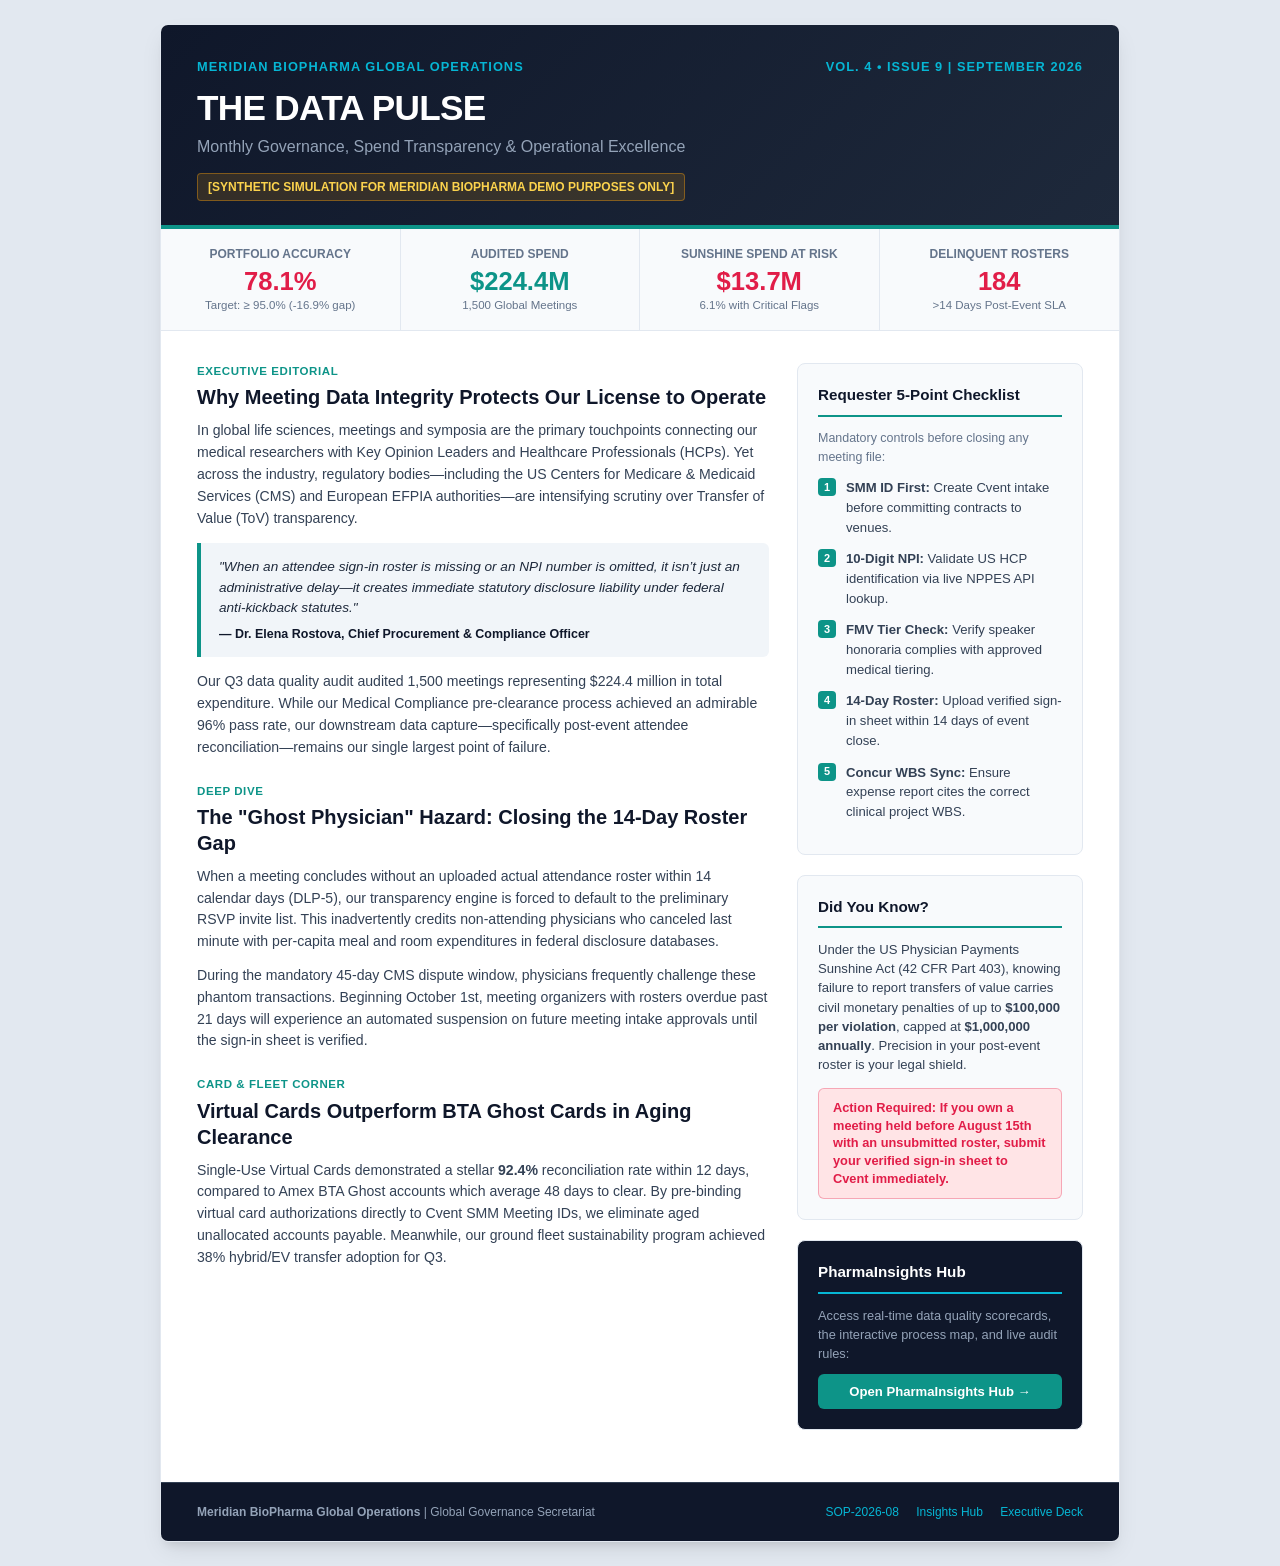
<file: newsletter/index.html>
<!DOCTYPE html>
<html lang="en">
<head>
  <meta charset="UTF-8">
  <meta name="viewport" content="width=device-width, initial-scale=1.0">
  <title>The Global Meetings Data Pulse | Meridian BioPharma Executive Newsletter</title>
  <style>
    :root {
      --navy: #0f172a;
      --slate: #1e293b;
      --muted: #64748b;
      --light-bg: #f8fafc;
      --card-bg: #ffffff;
      --border: #e2e8f0;
      --teal: #0d9488;
      --teal-light: #ccfbf1;
      --cyan: #06b6d4;
      --red: #e11d48;
      --red-light: #ffe4e6;
      --amber: #d97706;
      --amber-light: #fef3c7;
      --green: #10b981;
      --green-light: #d1fae5;
      --font-sans: -apple-system, BlinkMacSystemFont, "Segoe UI", Roboto, Helvetica, Arial, sans-serif;
    }

    * {
      box-sizing: border-box;
      margin: 0;
      padding: 0;
    }

    body {
      font-family: var(--font-sans);
      background-color: #e2e8f0;
      color: var(--slate);
      line-height: 1.5;
      padding: 24px;
      display: flex;
      justify-content: center;
    }

    .newsletter-container {
      width: 100%;
      max-width: 960px;
      background: #ffffff;
      box-shadow: 0 10px 25px -5px rgba(0, 0, 0, 0.1), 0 8px 10px -6px rgba(0, 0, 0, 0.1);
      border-radius: 8px;
      overflow: hidden;
      border: 1px solid var(--border);
    }

    /* Masthead */
    .masthead {
      background: linear-gradient(135deg, #0f172a 0%, #1e293b 100%);
      color: #ffffff;
      padding: 32px 36px 24px 36px;
      border-bottom: 4px solid var(--teal);
    }

    .masthead-top {
      display: flex;
      justify-content: space-between;
      align-items: center;
      margin-bottom: 12px;
      font-size: 0.8rem;
      letter-spacing: 0.08em;
      text-transform: uppercase;
      color: var(--cyan);
      font-weight: 700;
    }

    .masthead-title {
      font-size: 2.2rem;
      font-weight: 800;
      letter-spacing: -0.02em;
      line-height: 1.15;
      margin-bottom: 6px;
    }

    .masthead-subtitle {
      font-size: 1rem;
      color: #94a3b8;
      font-weight: 400;
    }

    .synthetic-badge {
      display: inline-block;
      margin-top: 14px;
      background: rgba(245, 158, 11, 0.15);
      border: 1px solid rgba(245, 158, 11, 0.4);
      color: #fcd34d;
      font-size: 0.75rem;
      font-weight: 700;
      padding: 4px 10px;
      border-radius: 4px;
    }

    /* Metric Bar */
    .metric-strip {
      display: grid;
      grid-template-columns: repeat(4, 1fr);
      background: var(--light-bg);
      border-bottom: 1px solid var(--border);
    }

    .metric-cell {
      padding: 16px 20px;
      text-align: center;
      border-right: 1px solid var(--border);
    }

    .metric-cell:last-child {
      border-right: none;
    }

    .metric-label {
      font-size: 0.75rem;
      text-transform: uppercase;
      font-weight: 700;
      color: var(--muted);
      margin-bottom: 4px;
    }

    .metric-value {
      font-size: 1.6rem;
      font-weight: 800;
      color: var(--navy);
      line-height: 1.1;
    }

    .metric-value.alert {
      color: var(--red);
    }

    .metric-value.teal {
      color: var(--teal);
    }

    .metric-sub {
      font-size: 0.72rem;
      color: var(--muted);
      margin-top: 2px;
    }

    /* Main Content Grid */
    .newsletter-body {
      display: grid;
      grid-template-columns: 2fr 1fr;
      gap: 28px;
      padding: 32px 36px;
    }

    /* Left Column */
    .article {
      margin-bottom: 24px;
    }

    .article-tag {
      font-size: 0.72rem;
      font-weight: 800;
      text-transform: uppercase;
      color: var(--teal);
      letter-spacing: 0.05em;
      margin-bottom: 4px;
    }

    .article-title {
      font-size: 1.25rem;
      font-weight: 800;
      color: var(--navy);
      margin-bottom: 10px;
      line-height: 1.3;
    }

    .article-text {
      font-size: 0.88rem;
      color: #334155;
      line-height: 1.55;
      margin-bottom: 12px;
    }

    .quote-card {
      background: #f1f5f9;
      border-left: 4px solid var(--teal);
      padding: 14px 18px;
      border-radius: 0 6px 6px 0;
      font-size: 0.85rem;
      font-style: italic;
      color: var(--slate);
      margin: 14px 0;
    }

    .quote-author {
      font-style: normal;
      font-weight: 700;
      font-size: 0.78rem;
      color: var(--navy);
      margin-top: 6px;
      display: block;
    }

    /* Right Column / Sidebar */
    .sidebar-widget {
      background: var(--light-bg);
      border: 1px solid var(--border);
      border-radius: 8px;
      padding: 20px;
      margin-bottom: 20px;
    }

    .widget-title {
      font-size: 0.95rem;
      font-weight: 800;
      color: var(--navy);
      border-bottom: 2px solid var(--teal);
      padding-bottom: 8px;
      margin-bottom: 12px;
    }

    .checklist-item {
      display: flex;
      align-items: flex-start;
      gap: 10px;
      margin-bottom: 12px;
      font-size: 0.82rem;
      color: #334155;
    }

    .check-icon {
      flex-shrink: 0;
      width: 18px;
      height: 18px;
      background: var(--teal);
      color: white;
      border-radius: 4px;
      display: flex;
      align-items: center;
      justify-content: center;
      font-size: 11px;
      font-weight: 800;
    }

    .warning-badge {
      background: var(--red-light);
      border: 1px solid rgba(225, 29, 72, 0.3);
      color: var(--red);
      padding: 10px 14px;
      border-radius: 6px;
      font-size: 0.8rem;
      font-weight: 600;
      line-height: 1.4;
      margin-top: 14px;
    }

    /* Footer */
    .newsletter-footer {
      background: #0f172a;
      color: #94a3b8;
      padding: 20px 36px;
      font-size: 0.75rem;
      display: flex;
      justify-content: space-between;
      align-items: center;
      border-top: 1px solid #334155;
    }

    .footer-links a {
      color: var(--cyan);
      text-decoration: none;
      margin-left: 14px;
    }

    .footer-links a:hover {
      text-decoration: underline;
    }

    /* Print styles */
    @media print {
      body {
        padding: 0;
        background: white;
      }
      .newsletter-container {
        box-shadow: none;
        border: none;
        max-width: 100%;
      }
    }

    @media (max-width: 768px) {
      .metric-strip {
        grid-template-columns: repeat(2, 1fr);
      }
      .newsletter-body {
        grid-template-columns: 1fr;
      }
    }
  </style>
</head>
<body>

  <div class="newsletter-container">
    <!-- Header -->
    <header class="masthead">
      <div class="masthead-top">
        <span>Meridian BioPharma Global Operations</span>
        <span>Vol. 4 • Issue 9 | September 2026</span>
      </div>
      <h1 class="masthead-title">THE DATA PULSE</h1>
      <p class="masthead-subtitle">Monthly Governance, Spend Transparency &amp; Operational Excellence</p>
      <div class="synthetic-badge">[SYNTHETIC SIMULATION FOR MERIDIAN BIOPHARMA DEMO PURPOSES ONLY]</div>
    </header>

    <!-- Metrics Ribbon -->
    <div class="metric-strip">
      <div class="metric-cell">
        <div class="metric-label">Portfolio Accuracy</div>
        <div class="metric-value alert">78.1%</div>
        <div class="metric-sub">Target: &ge; 95.0% (-16.9% gap)</div>
      </div>
      <div class="metric-cell">
        <div class="metric-label">Audited Spend</div>
        <div class="metric-value teal">$224.4M</div>
        <div class="metric-sub">1,500 Global Meetings</div>
      </div>
      <div class="metric-cell">
        <div class="metric-label">Sunshine Spend at Risk</div>
        <div class="metric-value alert">$13.7M</div>
        <div class="metric-sub">6.1% with Critical Flags</div>
      </div>
      <div class="metric-cell">
        <div class="metric-label">Delinquent Rosters</div>
        <div class="metric-value alert">184</div>
        <div class="metric-sub">>14 Days Post-Event SLA</div>
      </div>
    </div>

    <!-- Body Content -->
    <div class="newsletter-body">
      <!-- Main Content -->
      <main>
        <article class="article">
          <div class="article-tag">Executive Editorial</div>
          <h2 class="article-title">Why Meeting Data Integrity Protects Our License to Operate</h2>
          <p class="article-text">
            In global life sciences, meetings and symposia are the primary touchpoints connecting our medical researchers with Key Opinion Leaders and Healthcare Professionals (HCPs). Yet across the industry, regulatory bodies—including the US Centers for Medicare &amp; Medicaid Services (CMS) and European EFPIA authorities—are intensifying scrutiny over Transfer of Value (ToV) transparency.
          </p>
          <div class="quote-card">
            "When an attendee sign-in roster is missing or an NPI number is omitted, it isn’t just an administrative delay—it creates immediate statutory disclosure liability under federal anti-kickback statutes."
            <span class="quote-author">— Dr. Elena Rostova, Chief Procurement &amp; Compliance Officer</span>
          </div>
          <p class="article-text">
            Our Q3 data quality audit audited 1,500 meetings representing $224.4 million in total expenditure. While our Medical Compliance pre-clearance process achieved an admirable 96% pass rate, our downstream data capture—specifically post-event attendee reconciliation—remains our single largest point of failure.
          </p>
        </article>

        <article class="article">
          <div class="article-tag">Deep Dive</div>
          <h2 class="article-title">The "Ghost Physician" Hazard: Closing the 14-Day Roster Gap</h2>
          <p class="article-text">
            When a meeting concludes without an uploaded actual attendance roster within 14 calendar days (DLP-5), our transparency engine is forced to default to the preliminary RSVP invite list. This inadvertently credits non-attending physicians who canceled last minute with per-capita meal and room expenditures in federal disclosure databases.
          </p>
          <p class="article-text">
            During the mandatory 45-day CMS dispute window, physicians frequently challenge these phantom transactions. Beginning October 1st, meeting organizers with rosters overdue past 21 days will experience an automated suspension on future meeting intake approvals until the sign-in sheet is verified.
          </p>
        </article>

        <article class="article">
          <div class="article-tag">Card &amp; Fleet Corner</div>
          <h2 class="article-title">Virtual Cards Outperform BTA Ghost Cards in Aging Clearance</h2>
          <p class="article-text">
            Single-Use Virtual Cards demonstrated a stellar <strong>92.4%</strong> reconciliation rate within 12 days, compared to Amex BTA Ghost accounts which average 48 days to clear. By pre-binding virtual card authorizations directly to Cvent SMM Meeting IDs, we eliminate aged unallocated accounts payable. Meanwhile, our ground fleet sustainability program achieved 38% hybrid/EV transfer adoption for Q3.
          </p>
        </article>
      </main>

      <!-- Sidebar -->
      <aside>
        <div class="sidebar-widget">
          <h3 class="widget-title">Requester 5-Point Checklist</h3>
          <p style="font-size: 0.78rem; color: var(--muted); margin-bottom: 12px;">Mandatory controls before closing any meeting file:</p>
          
          <div class="checklist-item">
            <div class="check-icon">1</div>
            <div><strong>SMM ID First:</strong> Create Cvent intake before committing contracts to venues.</div>
          </div>
          <div class="checklist-item">
            <div class="check-icon">2</div>
            <div><strong>10-Digit NPI:</strong> Validate US HCP identification via live NPPES API lookup.</div>
          </div>
          <div class="checklist-item">
            <div class="check-icon">3</div>
            <div><strong>FMV Tier Check:</strong> Verify speaker honoraria complies with approved medical tiering.</div>
          </div>
          <div class="checklist-item">
            <div class="check-icon">4</div>
            <div><strong>14-Day Roster:</strong> Upload verified sign-in sheet within 14 days of event close.</div>
          </div>
          <div class="checklist-item">
            <div class="check-icon">5</div>
            <div><strong>Concur WBS Sync:</strong> Ensure expense report cites the correct clinical project WBS.</div>
          </div>
        </div>

        <div class="sidebar-widget">
          <h3 class="widget-title">Did You Know?</h3>
          <p style="font-size: 0.82rem; color: #334155; line-height: 1.45;">
            Under the US Physician Payments Sunshine Act (42 CFR Part 403), knowing failure to report transfers of value carries civil monetary penalties of up to <strong>$100,000 per violation</strong>, capped at <strong>$1,000,000 annually</strong>. Precision in your post-event roster is your legal shield.
          </p>
          <div class="warning-badge">
            <strong>Action Required:</strong> If you own a meeting held before August 15th with an unsubmitted roster, submit your verified sign-in sheet to Cvent immediately.
          </div>
        </div>

        <div class="sidebar-widget" style="background: #0f172a; color: white;">
          <h3 class="widget-title" style="color: white; border-color: var(--cyan);">PharmaInsights Hub</h3>
          <p style="font-size: 0.8rem; color: #94a3b8; margin-bottom: 10px;">
            Access real-time data quality scorecards, the interactive process map, and live audit rules:
          </p>
          <a href="../pharma_insights_hub/index.html" style="display: block; text-align: center; background: var(--teal); color: white; padding: 8px 12px; border-radius: 6px; text-decoration: none; font-size: 0.82rem; font-weight: 700;">Open PharmaInsights Hub &rarr;</a>
        </div>
      </aside>
    </div>

    <!-- Footer -->
    <footer class="newsletter-footer">
      <div>
        <strong>Meridian BioPharma Global Operations</strong> | Global Governance Secretariat
      </div>
      <div class="footer-links">
        <a href="../process_map/PROCESS_SPECIFICATION.md">SOP-2026-08</a>
        <a href="../pharma_insights_hub/index.html">Insights Hub</a>
        <a href="../monthly_report_deck/Global_Meetings_Data_Quality_Executive_Deck.pptx">Executive Deck</a>
      </div>
    </footer>
  </div>

</body>
</html>
</file>
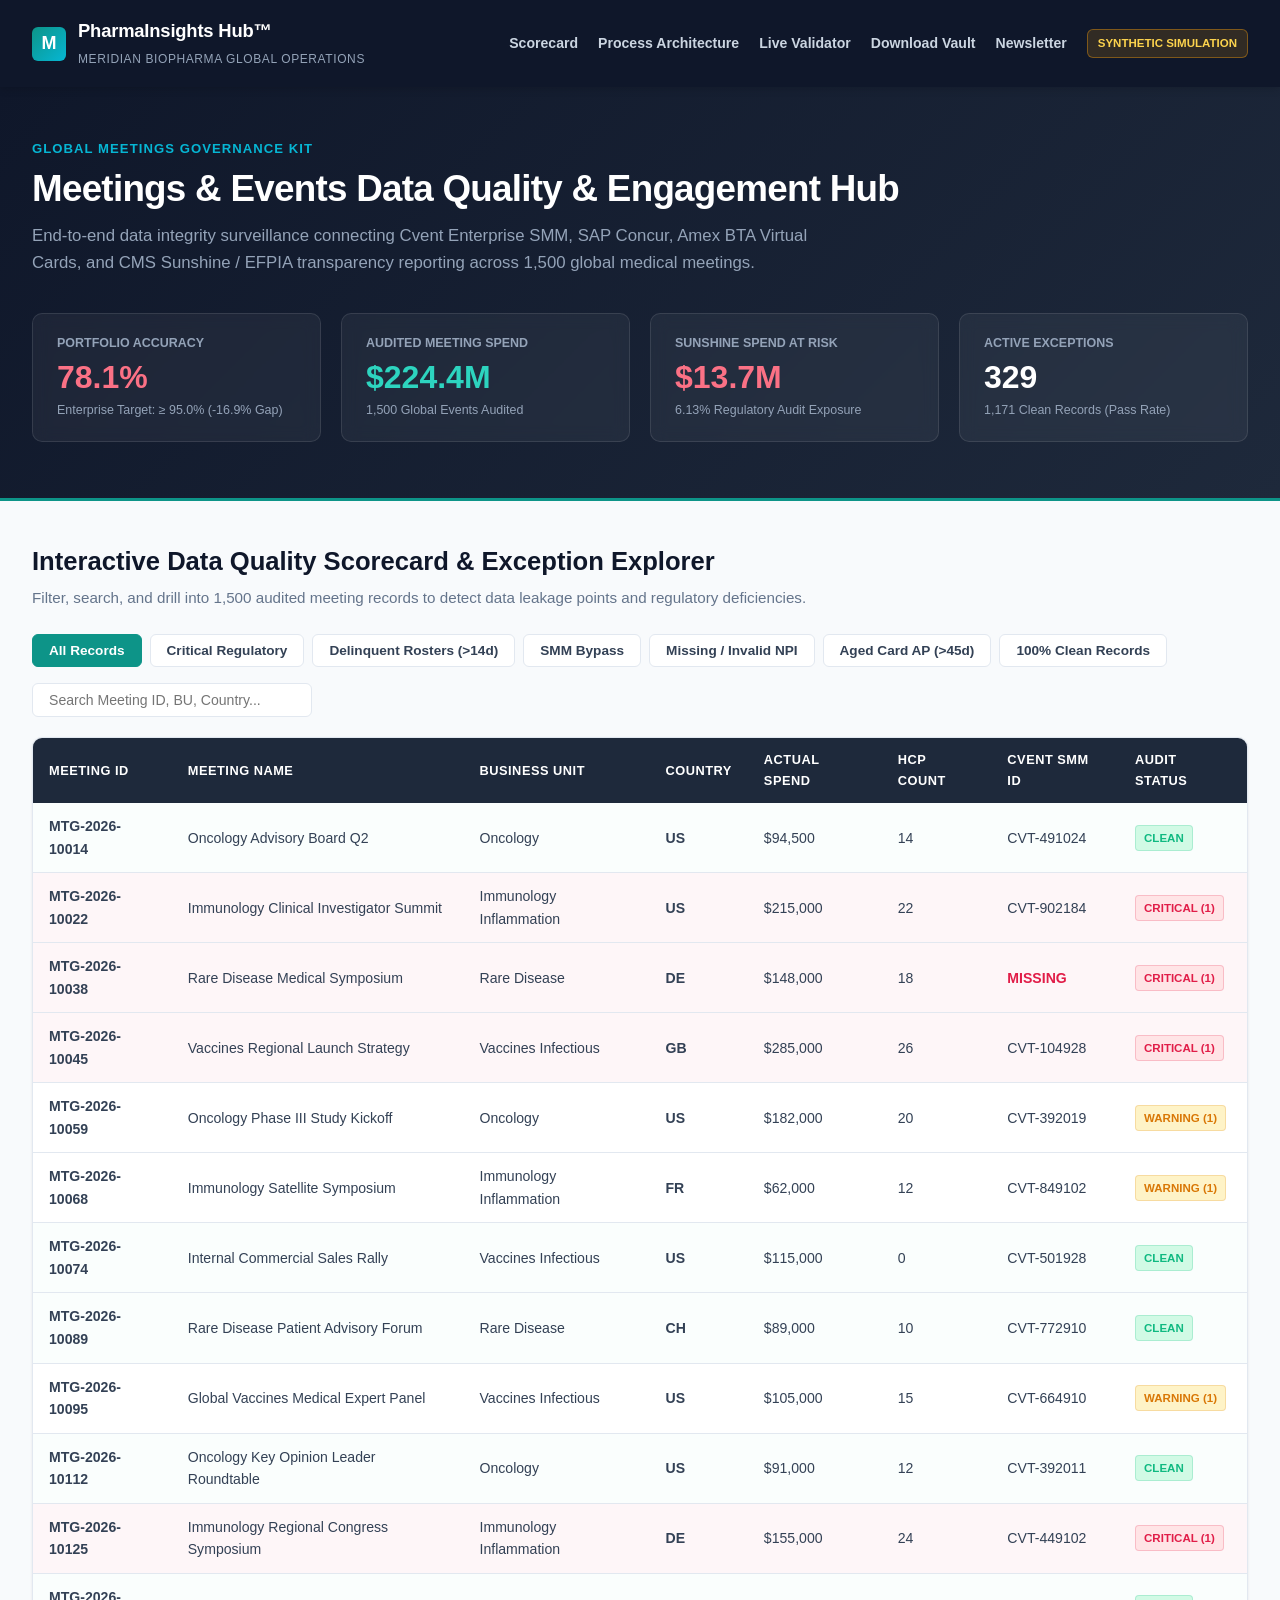
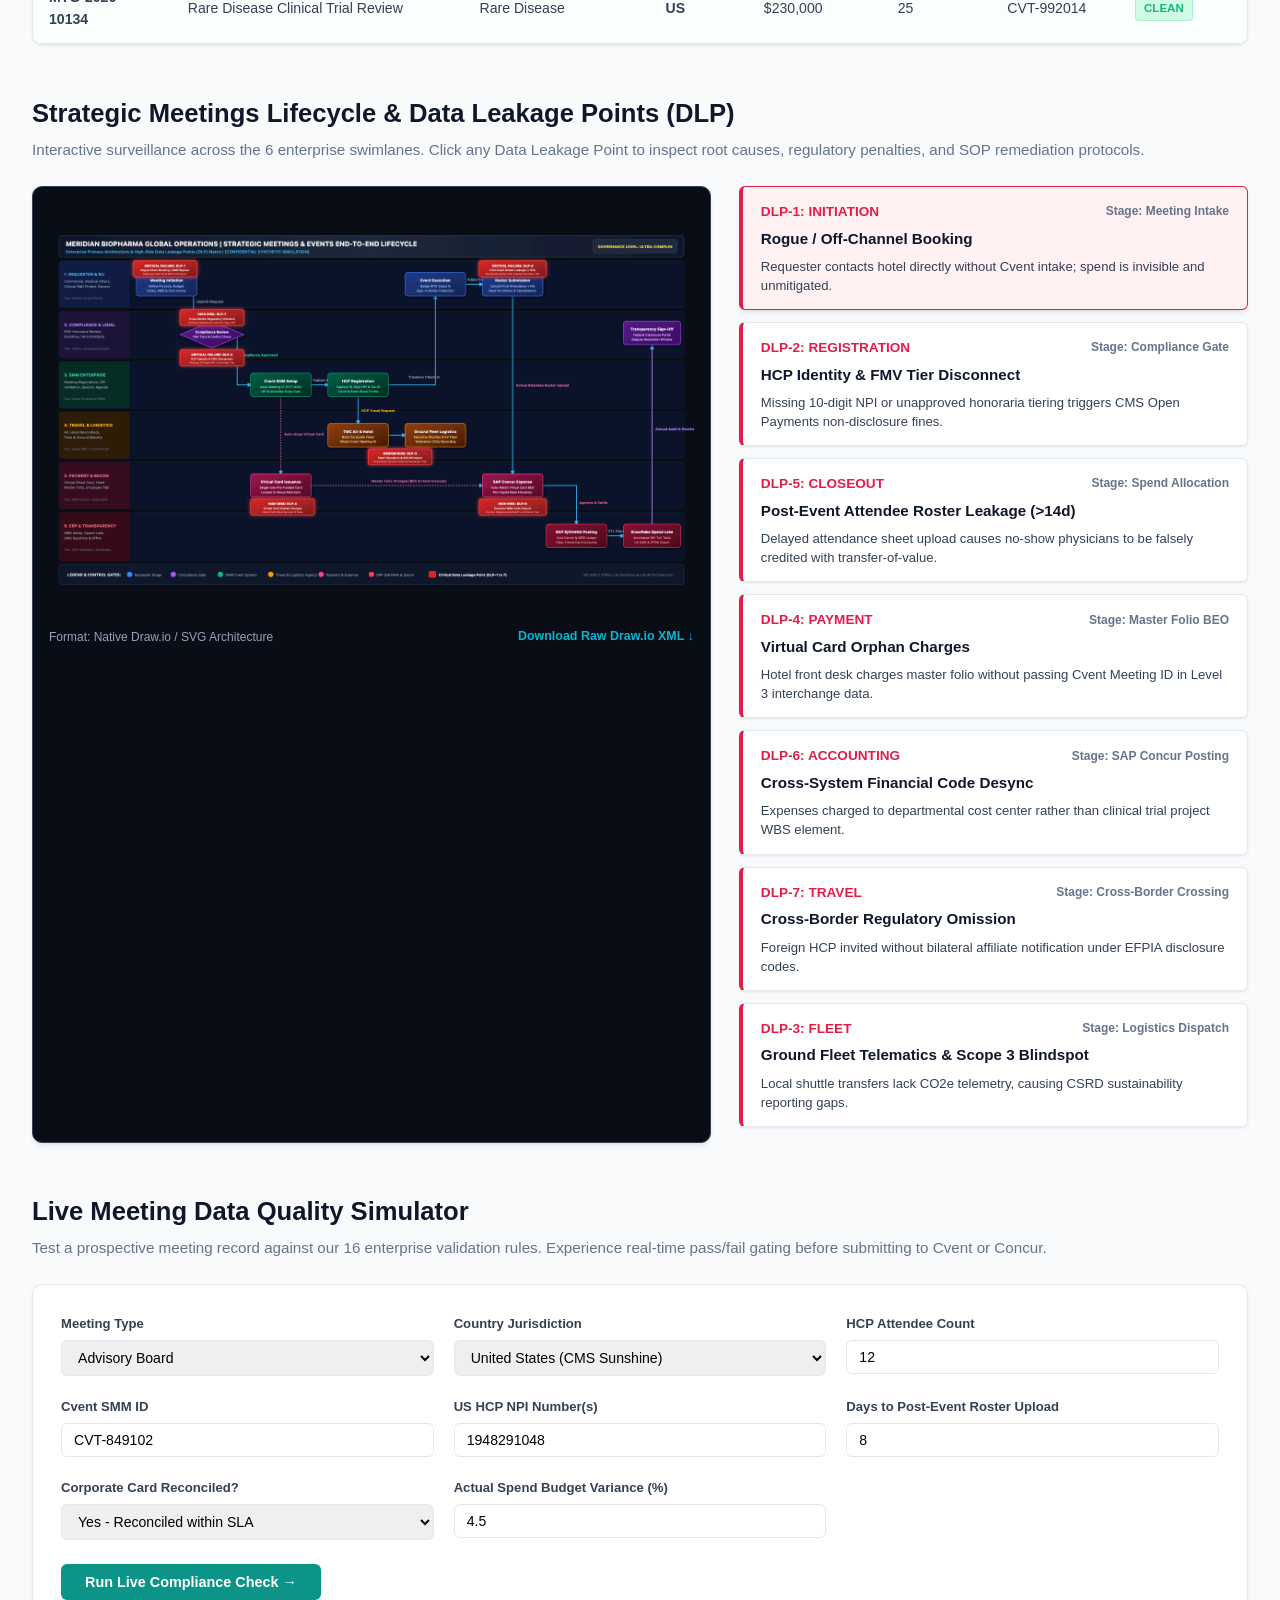
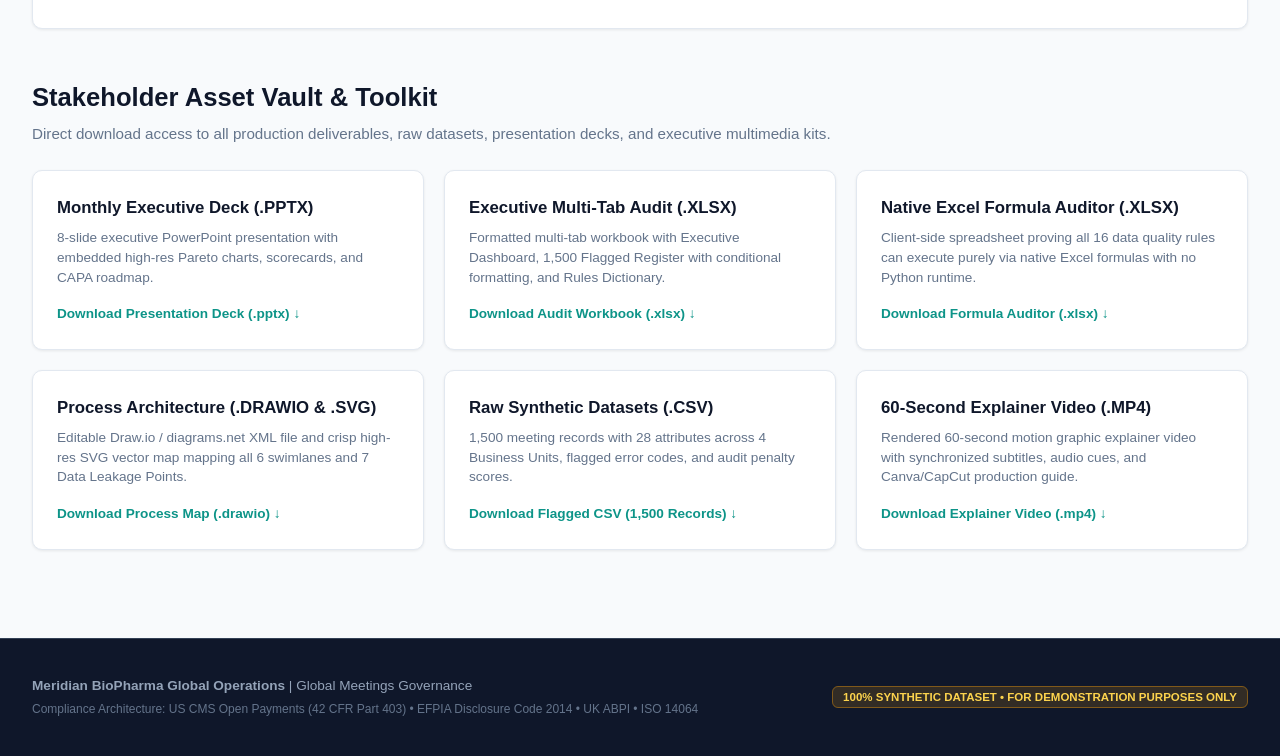
<file: pharma_insights_hub/index.html>
<!DOCTYPE html>
<html lang="en">
<head>
  <meta charset="UTF-8">
  <meta name="viewport" content="width=device-width, initial-scale=1.0">
  <title>PharmaInsights Hub | Meetings &amp; Events Data Quality &amp; Governance Kit</title>
  <link rel="stylesheet" href="styles.css">
</head>
<body>

  <!-- Navigation Bar -->
  <nav class="navbar">
    <div class="nav-brand">
      <div class="brand-icon">M</div>
      <div class="brand-text">
        <h1>PharmaInsights Hub™</h1>
        <span>Meridian BioPharma Global Operations</span>
      </div>
    </div>
    <div class="nav-links">
      <a href="#scorecard">Scorecard</a>
      <a href="#process-map">Process Architecture</a>
      <a href="#simulator">Live Validator</a>
      <a href="#downloads">Download Vault</a>
      <a href="../newsletter/index.html" target="_blank">Newsletter</a>
      <span class="badge-synthetic">SYNTHETIC SIMULATION</span>
    </div>
  </nav>

  <!-- Hero Section -->
  <header class="hero">
    <div class="hero-inner">
      <div class="hero-tag">Global Meetings Governance Kit</div>
      <h1 class="hero-title">Meetings &amp; Events Data Quality &amp; Engagement Hub</h1>
      <p class="hero-desc">
        End-to-end data integrity surveillance connecting Cvent Enterprise SMM, SAP Concur, Amex BTA Virtual Cards, and CMS Sunshine / EFPIA transparency reporting across 1,500 global medical meetings.
      </p>

      <div class="stat-grid">
        <div class="stat-card">
          <div class="stat-label">Portfolio Accuracy</div>
          <div class="stat-val alert">78.1%</div>
          <div class="stat-sub">Enterprise Target: &ge; 95.0% (-16.9% Gap)</div>
        </div>
        <div class="stat-card">
          <div class="stat-label">Audited Meeting Spend</div>
          <div class="stat-val teal">$224.4M</div>
          <div class="stat-sub">1,500 Global Events Audited</div>
        </div>
        <div class="stat-card">
          <div class="stat-label">Sunshine Spend at Risk</div>
          <div class="stat-val alert">$13.7M</div>
          <div class="stat-sub">6.13% Regulatory Audit Exposure</div>
        </div>
        <div class="stat-card">
          <div class="stat-label">Active Exceptions</div>
          <div class="stat-val">329</div>
          <div class="stat-sub">1,171 Clean Records (Pass Rate)</div>
        </div>
      </div>
    </div>
  </header>

  <!-- Main Container -->
  <main class="container">

    <!-- SECTION 1: Interactive Data Quality Scorecard -->
    <section id="scorecard">
      <div class="section-header">
        <h2>Interactive Data Quality Scorecard &amp; Exception Explorer</h2>
        <p>Filter, search, and drill into 1,500 audited meeting records to detect data leakage points and regulatory deficiencies.</p>
      </div>

      <div class="filter-bar">
        <div class="tab-group">
          <button class="tab-btn active" data-filter="ALL">All Records</button>
          <button class="tab-btn" data-filter="CRITICAL">Critical Regulatory</button>
          <button class="tab-btn" data-filter="ROSTER">Delinquent Rosters (&gt;14d)</button>
          <button class="tab-btn" data-filter="CVENT">SMM Bypass</button>
          <button class="tab-btn" data-filter="NPI">Missing / Invalid NPI</button>
          <button class="tab-btn" data-filter="CARD">Aged Card AP (&gt;45d)</button>
          <button class="tab-btn" data-filter="CLEAN">100% Clean Records</button>
        </div>

        <input type="text" id="searchInput" class="search-input" placeholder="Search Meeting ID, BU, Country...">
      </div>

      <div class="table-card">
        <table class="data-table">
          <thead>
            <tr>
              <th>Meeting ID</th>
              <th>Meeting Name</th>
              <th>Business Unit</th>
              <th>Country</th>
              <th>Actual Spend</th>
              <th>HCP Count</th>
              <th>Cvent SMM ID</th>
              <th>Audit Status</th>
            </tr>
          </thead>
          <tbody id="tableBody">
            <!-- Populated dynamically by app.js -->
          </tbody>
        </table>
      </div>
    </section>

    <!-- SECTION 2: Process Map & Data Leakage Point Explorer -->
    <section id="process-map" class="process-section">
      <div class="section-header">
        <h2>Strategic Meetings Lifecycle &amp; Data Leakage Points (DLP)</h2>
        <p>Interactive surveillance across the 6 enterprise swimlanes. Click any Data Leakage Point to inspect root causes, regulatory penalties, and SOP remediation protocols.</p>
      </div>

      <div class="process-grid">
        <div class="map-container">
          <img src="../assets/process_map_overview.png" alt="Meridian Meeting Lifecycle Map">
          <div style="margin-top:10px; display:flex; justify-content:space-between; align-items:center;">
            <span style="font-size:0.75rem; color:#94a3b8;">Format: Native Draw.io / SVG Architecture</span>
            <a href="../process_map/meetings_events_lifecycle.drawio" download style="color:var(--cyan); font-size:0.78rem; text-decoration:none; font-weight:700;">Download Raw Draw.io XML &darr;</a>
          </div>
        </div>

        <div>
          <div class="dlp-list">
            <div class="dlp-card active" data-dlp="DLP-1">
              <div class="dlp-header">
                <span class="dlp-id">DLP-1: INITIATION</span>
                <span class="dlp-stage">Stage: Meeting Intake</span>
              </div>
              <div class="dlp-title">Rogue / Off-Channel Booking</div>
              <div class="dlp-desc">Requester contacts hotel directly without Cvent intake; spend is invisible and unmitigated.</div>
            </div>

            <div class="dlp-card" data-dlp="DLP-2">
              <div class="dlp-header">
                <span class="dlp-id">DLP-2: REGISTRATION</span>
                <span class="dlp-stage">Stage: Compliance Gate</span>
              </div>
              <div class="dlp-title">HCP Identity &amp; FMV Tier Disconnect</div>
              <div class="dlp-desc">Missing 10-digit NPI or unapproved honoraria tiering triggers CMS Open Payments non-disclosure fines.</div>
            </div>

            <div class="dlp-card" data-dlp="DLP-5">
              <div class="dlp-header">
                <span class="dlp-id">DLP-5: CLOSEOUT</span>
                <span class="dlp-stage">Stage: Spend Allocation</span>
              </div>
              <div class="dlp-title">Post-Event Attendee Roster Leakage (&gt;14d)</div>
              <div class="dlp-desc">Delayed attendance sheet upload causes no-show physicians to be falsely credited with transfer-of-value.</div>
            </div>

            <div class="dlp-card" data-dlp="DLP-4">
              <div class="dlp-header">
                <span class="dlp-id">DLP-4: PAYMENT</span>
                <span class="dlp-stage">Stage: Master Folio BEO</span>
              </div>
              <div class="dlp-title">Virtual Card Orphan Charges</div>
              <div class="dlp-desc">Hotel front desk charges master folio without passing Cvent Meeting ID in Level 3 interchange data.</div>
            </div>

            <div class="dlp-card" data-dlp="DLP-6">
              <div class="dlp-header">
                <span class="dlp-id">DLP-6: ACCOUNTING</span>
                <span class="dlp-stage">Stage: SAP Concur Posting</span>
              </div>
              <div class="dlp-title">Cross-System Financial Code Desync</div>
              <div class="dlp-desc">Expenses charged to departmental cost center rather than clinical trial project WBS element.</div>
            </div>

            <div class="dlp-card" data-dlp="DLP-7">
              <div class="dlp-header">
                <span class="dlp-id">DLP-7: TRAVEL</span>
                <span class="dlp-stage">Stage: Cross-Border Crossing</span>
              </div>
              <div class="dlp-title">Cross-Border Regulatory Omission</div>
              <div class="dlp-desc">Foreign HCP invited without bilateral affiliate notification under EFPIA disclosure codes.</div>
            </div>

            <div class="dlp-card" data-dlp="DLP-3">
              <div class="dlp-header">
                <span class="dlp-id">DLP-3: FLEET</span>
                <span class="dlp-stage">Stage: Logistics Dispatch</span>
              </div>
              <div class="dlp-title">Ground Fleet Telematics &amp; Scope 3 Blindspot</div>
              <div class="dlp-desc">Local shuttle transfers lack CO2e telemetry, causing CSRD sustainability reporting gaps.</div>
            </div>
          </div>

          <div id="dlpDetailBox" style="margin-top:16px;">
            <!-- Rendered dynamically upon click -->
          </div>
        </div>
      </div>
    </section>

    <!-- SECTION 3: Live In-Browser Rule Validator (Simulator) -->
    <section id="simulator">
      <div class="section-header">
        <h2>Live Meeting Data Quality Simulator</h2>
        <p>Test a prospective meeting record against our 16 enterprise validation rules. Experience real-time pass/fail gating before submitting to Cvent or Concur.</p>
      </div>

      <div class="simulator-box">
        <div class="sim-grid">
          <div class="form-group">
            <label for="simType">Meeting Type</label>
            <select id="simType">
              <option value="Advisory_Board">Advisory Board</option>
              <option value="Investigator_Meeting">Investigator Meeting</option>
              <option value="Medical_Symposium">Medical Symposium</option>
              <option value="Commercial_Launch">Commercial Launch</option>
              <option value="Internal_Sales_Rally">Internal Sales Rally</option>
            </select>
          </div>

          <div class="form-group">
            <label for="simCountry">Country Jurisdiction</label>
            <select id="simCountry">
              <option value="US">United States (CMS Sunshine)</option>
              <option value="GB">United Kingdom (ABPI / EFPIA)</option>
              <option value="DE">Germany (FSA / EFPIA)</option>
              <option value="FR">France (Loi Bertrand)</option>
              <option value="CH">Switzerland (Pharma Code)</option>
            </select>
          </div>

          <div class="form-group">
            <label for="simHcpCount">HCP Attendee Count</label>
            <input type="number" id="simHcpCount" value="12" min="0" max="100">
          </div>

          <div class="form-group">
            <label for="simCventId">Cvent SMM ID</label>
            <input type="text" id="simCventId" value="CVT-849102" placeholder="e.g. CVT-123456 (Leave blank to test DLP-1)">
          </div>

          <div class="form-group">
            <label for="simNpi">US HCP NPI Number(s)</label>
            <input type="text" id="simNpi" value="1948291048" placeholder="10 numeric digits starting with 1 or 2">
          </div>

          <div class="form-group">
            <label for="simRosterDays">Days to Post-Event Roster Upload</label>
            <input type="number" id="simRosterDays" value="8" min="0" max="90">
          </div>

          <div class="form-group">
            <label for="simCardRecon">Corporate Card Reconciled?</label>
            <select id="simCardRecon">
              <option value="Y">Yes - Reconciled within SLA</option>
              <option value="N">No - Unreconciled / Aged Past 45 Days</option>
            </select>
          </div>

          <div class="form-group">
            <label for="simVariance">Actual Spend Budget Variance (%)</label>
            <input type="number" id="simVariance" value="4.5" step="0.1">
          </div>
        </div>

        <button id="btnRunSim" class="btn-primary">Run Live Compliance Check &rarr;</button>

        <div id="simResult" class="sim-result" style="display:none;"></div>
      </div>
    </section>

    <!-- SECTION 4: Stakeholder Asset Vault -->
    <section id="downloads">
      <div class="section-header">
        <h2>Stakeholder Asset Vault &amp; Toolkit</h2>
        <p>Direct download access to all production deliverables, raw datasets, presentation decks, and executive multimedia kits.</p>
      </div>

      <div class="vault-grid">
        <div class="vault-card">
          <div>
            <h3 class="vault-title">Monthly Executive Deck (.PPTX)</h3>
            <p class="vault-desc">8-slide executive PowerPoint presentation with embedded high-res Pareto charts, scorecards, and CAPA roadmap.</p>
          </div>
          <a href="../monthly_report_deck/Global_Meetings_Data_Quality_Executive_Deck.pptx" download class="vault-link">Download Presentation Deck (.pptx) &darr;</a>
        </div>

        <div class="vault-card">
          <div>
            <h3 class="vault-title">Executive Multi-Tab Audit (.XLSX)</h3>
            <p class="vault-desc">Formatted multi-tab workbook with Executive Dashboard, 1,500 Flagged Register with conditional formatting, and Rules Dictionary.</p>
          </div>
          <a href="../data_quality/synthetic_meetings_audit.xlsx" download class="vault-link">Download Audit Workbook (.xlsx) &darr;</a>
        </div>

        <div class="vault-card">
          <div>
            <h3 class="vault-title">Native Excel Formula Auditor (.XLSX)</h3>
            <p class="vault-desc">Client-side spreadsheet proving all 16 data quality rules can execute purely via native Excel formulas with no Python runtime.</p>
          </div>
          <a href="../data_quality/excel_vba_formula_check.xlsx" download class="vault-link">Download Formula Auditor (.xlsx) &darr;</a>
        </div>

        <div class="vault-card">
          <div>
            <h3 class="vault-title">Process Architecture (.DRAWIO &amp; .SVG)</h3>
            <p class="vault-desc">Editable Draw.io / diagrams.net XML file and crisp high-res SVG vector map mapping all 6 swimlanes and 7 Data Leakage Points.</p>
          </div>
          <a href="../process_map/meetings_events_lifecycle.drawio" download class="vault-link">Download Process Map (.drawio) &darr;</a>
        </div>

        <div class="vault-card">
          <div>
            <h3 class="vault-title">Raw Synthetic Datasets (.CSV)</h3>
            <p class="vault-desc">1,500 meeting records with 28 attributes across 4 Business Units, flagged error codes, and audit penalty scores.</p>
          </div>
          <a href="../data_quality/synthetic_meetings_flagged.csv" download class="vault-link">Download Flagged CSV (1,500 Records) &darr;</a>
        </div>

        <div class="vault-card">
          <div>
            <h3 class="vault-title">60-Second Explainer Video (.MP4)</h3>
            <p class="vault-desc">Rendered 60-second motion graphic explainer video with synchronized subtitles, audio cues, and Canva/CapCut production guide.</p>
          </div>
          <a href="../video/meetings_data_quality_explainer.mp4" download class="vault-link">Download Explainer Video (.mp4) &darr;</a>
        </div>
      </div>
    </section>

  </main>

  <!-- Footer -->
  <footer>
    <div class="footer-inner">
      <div>
        <p><strong>Meridian BioPharma Global Operations</strong> | Global Meetings Governance</p>
        <p style="font-size:0.75rem; margin-top:4px; color:#64748b;">
          Compliance Architecture: US CMS Open Payments (42 CFR Part 403) • EFPIA Disclosure Code 2014 • UK ABPI • ISO 14064
        </p>
      </div>
      <div>
        <span class="badge-synthetic">100% SYNTHETIC DATASET • FOR DEMONSTRATION PURPOSES ONLY</span>
      </div>
    </div>
  </footer>

  <script src="app.js"></script>
</body>
</html>
</file>
<file: pharma_insights_hub/styles.css>
:root {
  --navy: #0f172a;
  --slate-dark: #1e293b;
  --slate: #334155;
  --slate-light: #64748b;
  --bg-light: #f8fafc;
  --card-bg: #ffffff;
  --border: #e2e8f0;
  --teal: #0d9488;
  --teal-dark: #0f766e;
  --teal-light: #ccfbf1;
  --cyan: #06b6d4;
  --red: #e11d48;
  --red-light: #ffe4e6;
  --amber: #d97706;
  --amber-light: #fef3c7;
  --green: #10b981;
  --green-light: #d1fae5;
  --radius-sm: 6px;
  --radius-md: 10px;
  --radius-lg: 16px;
  --shadow-sm: 0 1px 3px rgba(0,0,0,0.08);
  --shadow-md: 0 4px 6px -1px rgba(0,0,0,0.07), 0 2px 4px -2px rgba(0,0,0,0.07);
  --shadow-lg: 0 10px 15px -3px rgba(0,0,0,0.08), 0 4px 6px -4px rgba(0,0,0,0.08);
  --font-main: -apple-system, BlinkMacSystemFont, "Segoe UI", Roboto, Helvetica, Arial, sans-serif;
}

* {
  box-sizing: border-box;
  margin: 0;
  padding: 0;
}

body {
  font-family: var(--font-main);
  background-color: var(--bg-light);
  color: var(--slate);
  line-height: 1.6;
}

/* Header & Navigation */
.navbar {
  background-color: var(--navy);
  color: #ffffff;
  padding: 16px 32px;
  display: flex;
  justify-content: space-between;
  align-items: center;
  position: sticky;
  top: 0;
  z-index: 100;
  box-shadow: 0 2px 8px rgba(0,0,0,0.15);
}

.nav-brand {
  display: flex;
  align-items: center;
  gap: 12px;
}

.brand-icon {
  width: 34px;
  height: 34px;
  background: linear-gradient(135deg, var(--teal) 0%, var(--cyan) 100%);
  border-radius: var(--radius-sm);
  display: flex;
  align-items: center;
  justify-content: center;
  font-weight: 800;
  color: white;
  font-size: 18px;
}

.brand-text h1 {
  font-size: 1.15rem;
  font-weight: 800;
  letter-spacing: -0.01em;
  color: #ffffff;
}

.brand-text span {
  font-size: 0.75rem;
  color: #94a3b8;
  letter-spacing: 0.05em;
  text-transform: uppercase;
}

.nav-links {
  display: flex;
  align-items: center;
  gap: 20px;
}

.nav-links a {
  color: #cbd5e1;
  text-decoration: none;
  font-size: 0.88rem;
  font-weight: 600;
  transition: color 0.2s;
}

.nav-links a:hover {
  color: var(--cyan);
}

.badge-synthetic {
  background: rgba(245, 158, 11, 0.15);
  border: 1px solid rgba(245, 158, 11, 0.4);
  color: #fcd34d;
  font-size: 0.72rem;
  font-weight: 700;
  padding: 4px 10px;
  border-radius: var(--radius-sm);
}

/* Hero Section */
.hero {
  background: linear-gradient(135deg, #0f172a 0%, #1e293b 100%);
  color: #ffffff;
  padding: 48px 32px 56px 32px;
  border-bottom: 3px solid var(--teal);
}

.hero-inner {
  max-width: 1280px;
  margin: 0 auto;
}

.hero-tag {
  display: inline-block;
  color: var(--cyan);
  font-size: 0.82rem;
  font-weight: 800;
  text-transform: uppercase;
  letter-spacing: 0.08em;
  margin-bottom: 8px;
}

.hero-title {
  font-size: 2.3rem;
  font-weight: 800;
  letter-spacing: -0.02em;
  line-height: 1.2;
  margin-bottom: 12px;
}

.hero-desc {
  max-width: 780px;
  color: #94a3b8;
  font-size: 1.05rem;
  margin-bottom: 36px;
}

/* Stat Grid */
.stat-grid {
  display: grid;
  grid-template-columns: repeat(4, 1fr);
  gap: 20px;
}

.stat-card {
  background: rgba(255, 255, 255, 0.05);
  border: 1px solid rgba(255, 255, 255, 0.1);
  backdrop-filter: blur(8px);
  border-radius: var(--radius-md);
  padding: 20px 24px;
  transition: transform 0.2s;
}

.stat-card:hover {
  transform: translateY(-3px);
  border-color: var(--teal);
}

.stat-label {
  font-size: 0.78rem;
  text-transform: uppercase;
  color: #94a3b8;
  font-weight: 700;
  margin-bottom: 6px;
}

.stat-val {
  font-size: 2rem;
  font-weight: 800;
  line-height: 1.1;
  color: #ffffff;
}

.stat-val.alert {
  color: #fb7185;
}

.stat-val.teal {
  color: #2dd4bf;
}

.stat-sub {
  font-size: 0.78rem;
  color: #94a3b8;
  margin-top: 6px;
}

/* Main Container */
.container {
  max-width: 1280px;
  margin: 0 auto;
  padding: 40px 32px;
}

.section-header {
  margin-bottom: 24px;
}

.section-header h2 {
  font-size: 1.6rem;
  font-weight: 800;
  color: var(--navy);
  margin-bottom: 4px;
}

.section-header p {
  color: var(--slate-light);
  font-size: 0.95rem;
}

/* Filter Bar */
.filter-bar {
  display: flex;
  justify-content: space-between;
  align-items: center;
  flex-wrap: wrap;
  gap: 16px;
  margin-bottom: 20px;
}

.tab-group {
  display: flex;
  gap: 8px;
  flex-wrap: wrap;
}

.tab-btn {
  background: var(--card-bg);
  border: 1px solid var(--border);
  padding: 8px 16px;
  border-radius: var(--radius-sm);
  font-size: 0.85rem;
  font-weight: 600;
  color: var(--slate);
  cursor: pointer;
  transition: all 0.2s;
}

.tab-btn:hover {
  border-color: var(--teal);
  color: var(--teal);
}

.tab-btn.active {
  background: var(--teal);
  color: #ffffff;
  border-color: var(--teal);
}

.search-input {
  padding: 8px 16px;
  border: 1px solid var(--border);
  border-radius: var(--radius-sm);
  font-size: 0.88rem;
  width: 280px;
  outline: none;
  transition: border-color 0.2s;
}

.search-input:focus {
  border-color: var(--teal);
}

/* Interactive Table Card */
.table-card {
  background: var(--card-bg);
  border: 1px solid var(--border);
  border-radius: var(--radius-md);
  box-shadow: var(--shadow-sm);
  overflow: hidden;
  margin-bottom: 48px;
}

.data-table {
  width: 100%;
  border-collapse: collapse;
  font-size: 0.88rem;
  text-align: left;
}

.data-table th {
  background: var(--slate-dark);
  color: #ffffff;
  padding: 12px 16px;
  font-weight: 700;
  font-size: 0.8rem;
  text-transform: uppercase;
  letter-spacing: 0.04em;
}

.data-table td {
  padding: 12px 16px;
  border-bottom: 1px solid var(--border);
  color: var(--slate);
}

.data-table tr:hover {
  background-color: #f1f5f9;
  cursor: pointer;
}

.data-table tr.row-critical {
  background-color: rgba(225, 29, 72, 0.04);
}

.data-table tr.row-clean {
  background-color: rgba(16, 185, 129, 0.02);
}

.badge {
  display: inline-block;
  padding: 3px 8px;
  border-radius: 4px;
  font-size: 0.72rem;
  font-weight: 700;
}

.badge-crit {
  background: var(--red-light);
  color: var(--red);
  border: 1px solid rgba(225, 29, 72, 0.2);
}

.badge-warn {
  background: var(--amber-light);
  color: var(--amber);
  border: 1px solid rgba(217, 119, 6, 0.2);
}

.badge-clean {
  background: var(--green-light);
  color: var(--green);
  border: 1px solid rgba(16, 185, 129, 0.2);
}

/* Interactive Process Map Section */
.process-section {
  margin-bottom: 48px;
}

.process-grid {
  display: grid;
  grid-template-columns: 1.6fr 1.2fr;
  gap: 28px;
}

.map-container {
  background: #090d16;
  border-radius: var(--radius-md);
  padding: 16px;
  border: 1px solid #334155;
  box-shadow: var(--shadow-md);
}

.map-container img {
  width: 100%;
  height: auto;
  border-radius: var(--radius-sm);
  display: block;
}

.dlp-list {
  display: flex;
  flex-direction: column;
  gap: 12px;
}

.dlp-card {
  background: var(--card-bg);
  border: 1px solid var(--border);
  border-left: 4px solid var(--red);
  border-radius: var(--radius-sm);
  padding: 14px 18px;
  cursor: pointer;
  transition: all 0.2s;
  box-shadow: var(--shadow-sm);
}

.dlp-card:hover, .dlp-card.active {
  border-color: var(--red);
  box-shadow: var(--shadow-md);
  background-color: #fff1f2;
}

.dlp-header {
  display: flex;
  justify-content: space-between;
  align-items: center;
  margin-bottom: 4px;
}

.dlp-id {
  font-weight: 800;
  font-size: 0.85rem;
  color: var(--red);
}

.dlp-stage {
  font-size: 0.75rem;
  color: var(--slate-light);
  font-weight: 600;
}

.dlp-title {
  font-weight: 700;
  font-size: 0.95rem;
  color: var(--navy);
  margin-bottom: 6px;
}

.dlp-desc {
  font-size: 0.82rem;
  color: var(--slate);
  line-height: 1.45;
}

/* Simulator Section */
.simulator-box {
  background: var(--card-bg);
  border: 1px solid var(--border);
  border-radius: var(--radius-md);
  padding: 28px;
  box-shadow: var(--shadow-sm);
  margin-bottom: 48px;
}

.sim-grid {
  display: grid;
  grid-template-columns: repeat(3, 1fr);
  gap: 20px;
  margin-bottom: 24px;
}

.form-group label {
  display: block;
  font-size: 0.82rem;
  font-weight: 700;
  color: var(--slate);
  margin-bottom: 6px;
}

.form-group input, .form-group select {
  width: 100%;
  padding: 8px 12px;
  border: 1px solid var(--border);
  border-radius: var(--radius-sm);
  font-size: 0.88rem;
  outline: none;
}

.form-group input:focus, .form-group select:focus {
  border-color: var(--teal);
}

.btn-primary {
  background: var(--teal);
  color: white;
  border: none;
  padding: 10px 24px;
  border-radius: var(--radius-sm);
  font-weight: 700;
  font-size: 0.9rem;
  cursor: pointer;
  transition: background 0.2s;
}

.btn-primary:hover {
  background: var(--teal-dark);
}

.sim-result {
  margin-top: 20px;
  padding: 16px 20px;
  border-radius: var(--radius-sm);
  border: 1px solid var(--border);
  background: var(--bg-light);
}

/* Download Vault */
.vault-grid {
  display: grid;
  grid-template-columns: repeat(3, 1fr);
  gap: 20px;
  margin-bottom: 48px;
}

.vault-card {
  background: var(--card-bg);
  border: 1px solid var(--border);
  border-radius: var(--radius-md);
  padding: 24px;
  box-shadow: var(--shadow-sm);
  display: flex;
  flex-direction: column;
  justify-content: space-between;
  transition: transform 0.2s;
}

.vault-card:hover {
  transform: translateY(-3px);
  box-shadow: var(--shadow-md);
  border-color: var(--teal);
}

.vault-icon {
  font-size: 2rem;
  margin-bottom: 12px;
}

.vault-title {
  font-size: 1.05rem;
  font-weight: 700;
  color: var(--navy);
  margin-bottom: 6px;
}

.vault-desc {
  font-size: 0.85rem;
  color: var(--slate-light);
  line-height: 1.45;
  margin-bottom: 16px;
}

.vault-link {
  display: inline-block;
  color: var(--teal);
  font-weight: 700;
  text-decoration: none;
  font-size: 0.85rem;
}

.vault-link:hover {
  text-decoration: underline;
}

/* Footer */
footer {
  background: var(--navy);
  color: #94a3b8;
  padding: 36px 32px;
  font-size: 0.85rem;
  border-top: 1px solid #334155;
}

.footer-inner {
  max-width: 1280px;
  margin: 0 auto;
  display: flex;
  justify-content: space-between;
  align-items: center;
}

@media (max-width: 900px) {
  .stat-grid {
    grid-template-columns: repeat(2, 1fr);
  }
  .process-grid {
    grid-template-columns: 1fr;
  }
  .sim-grid {
    grid-template-columns: 1fr;
  }
  .vault-grid {
    grid-template-columns: 1fr;
  }
}
</file>
